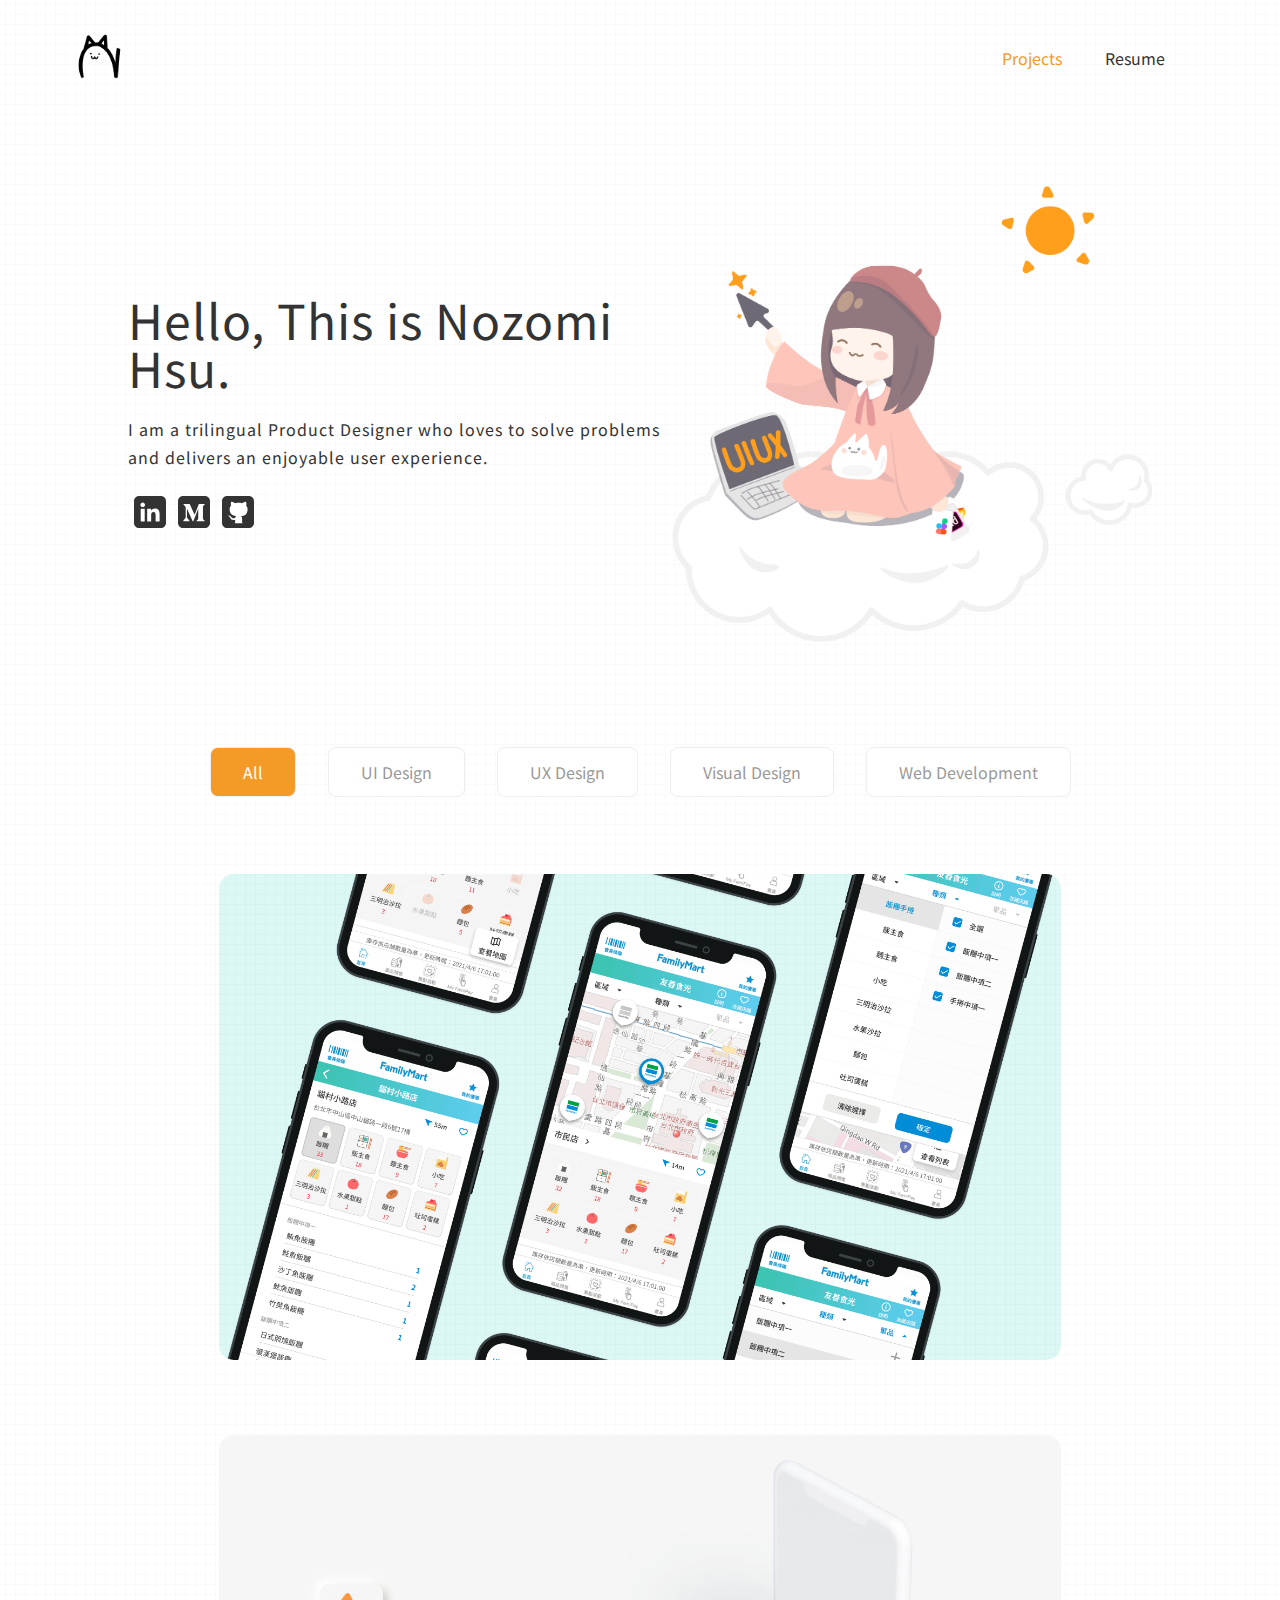
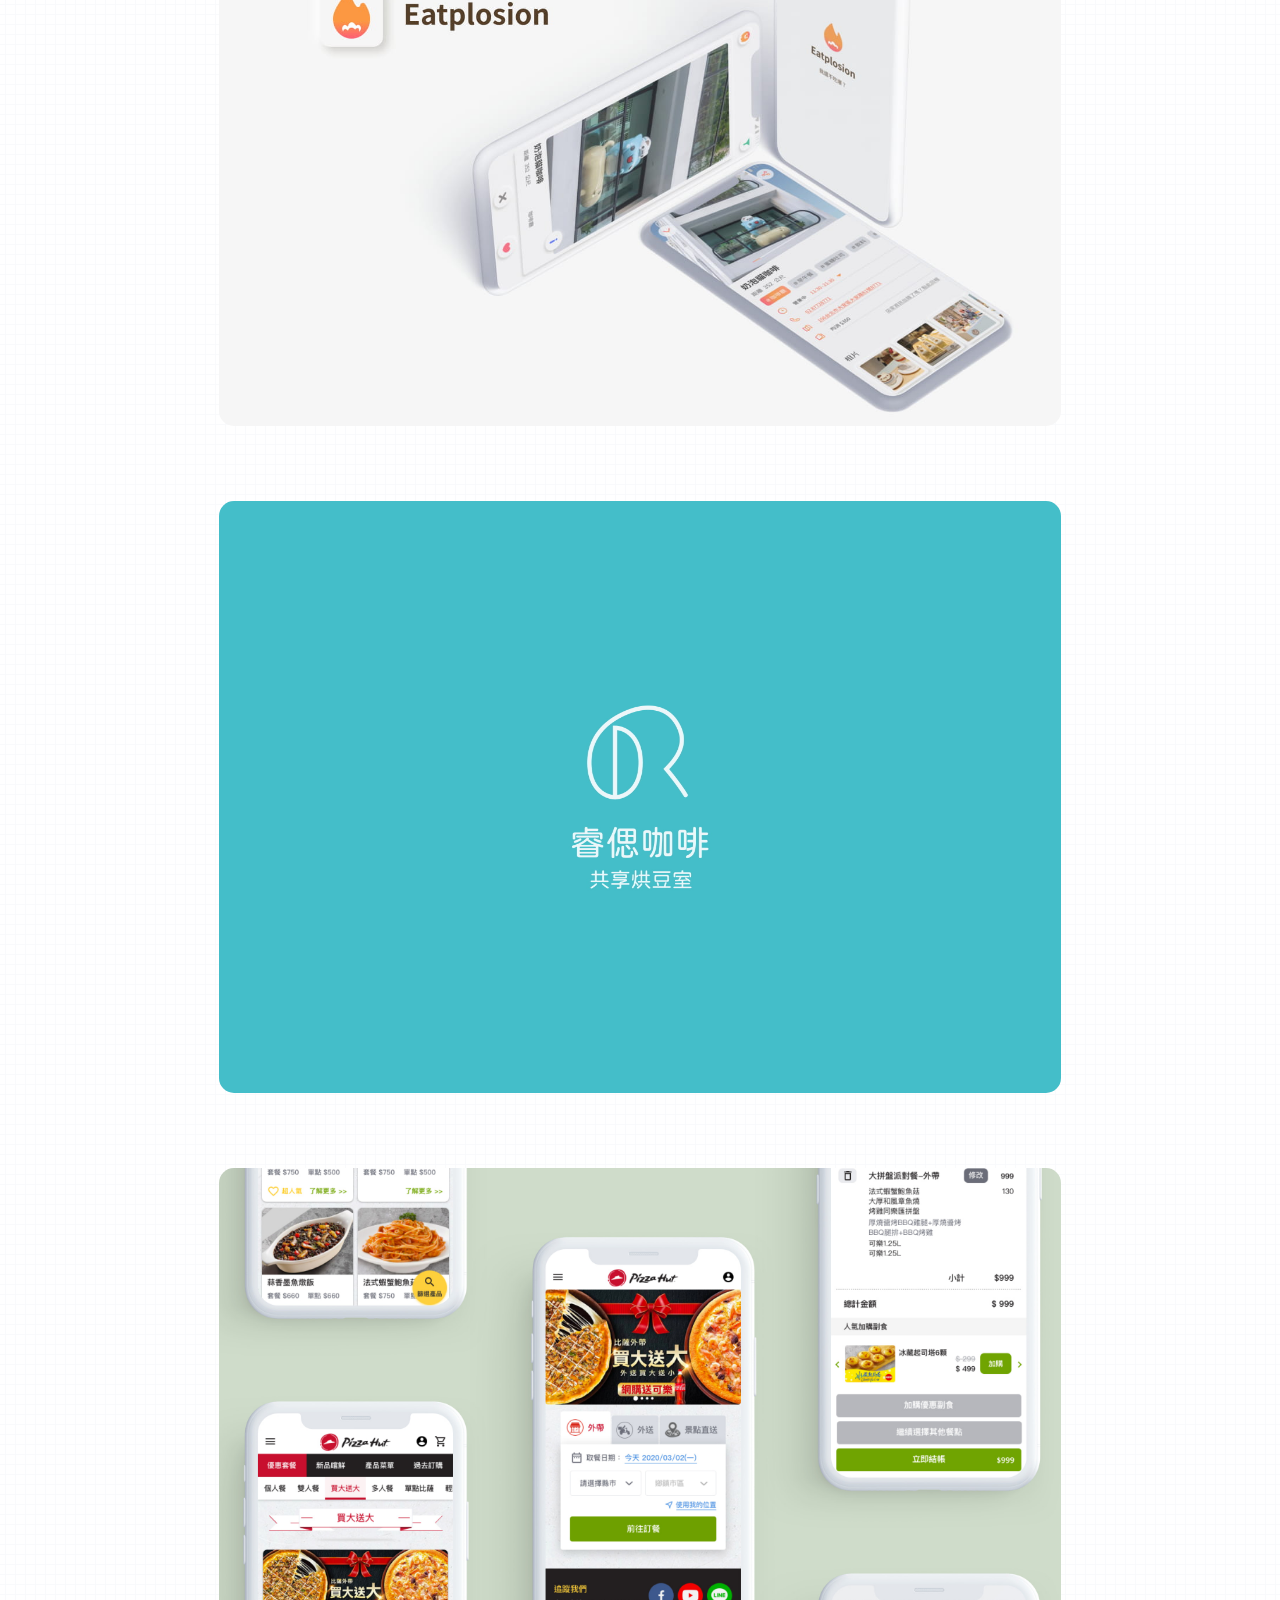
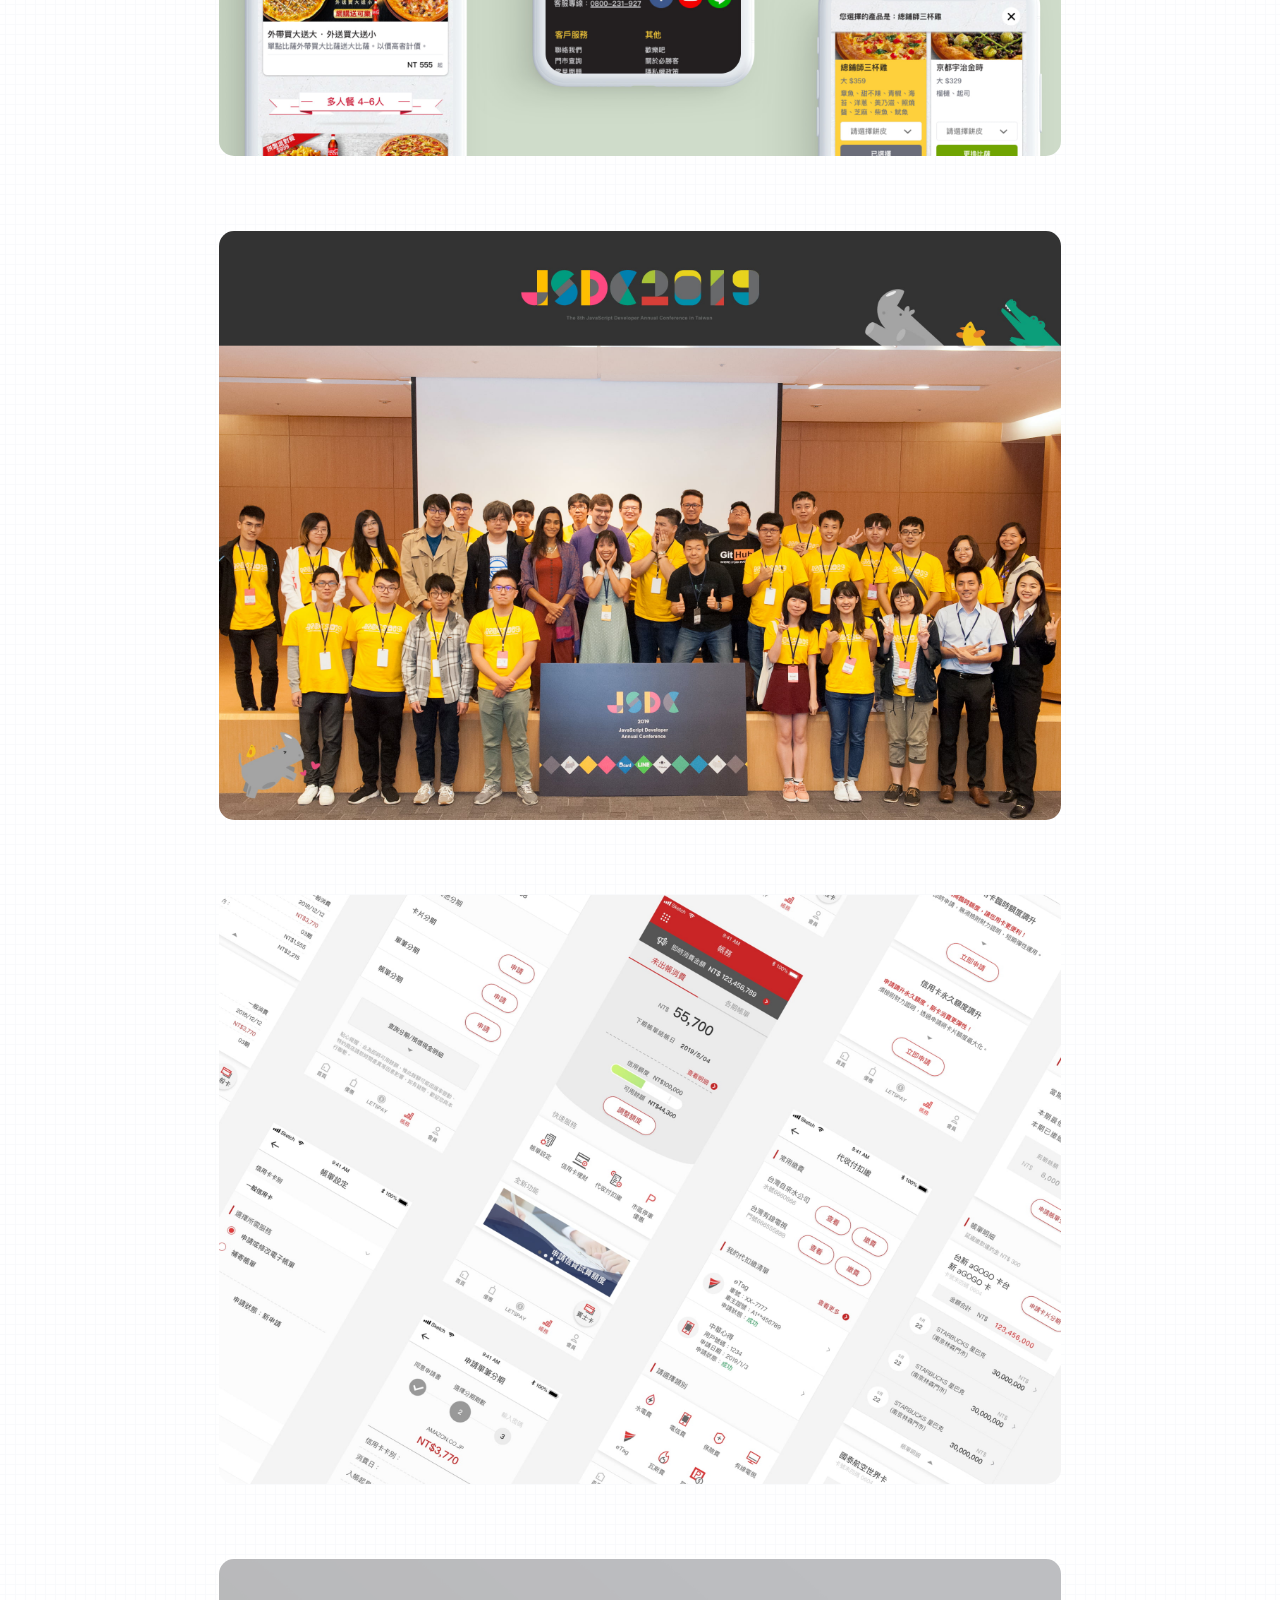
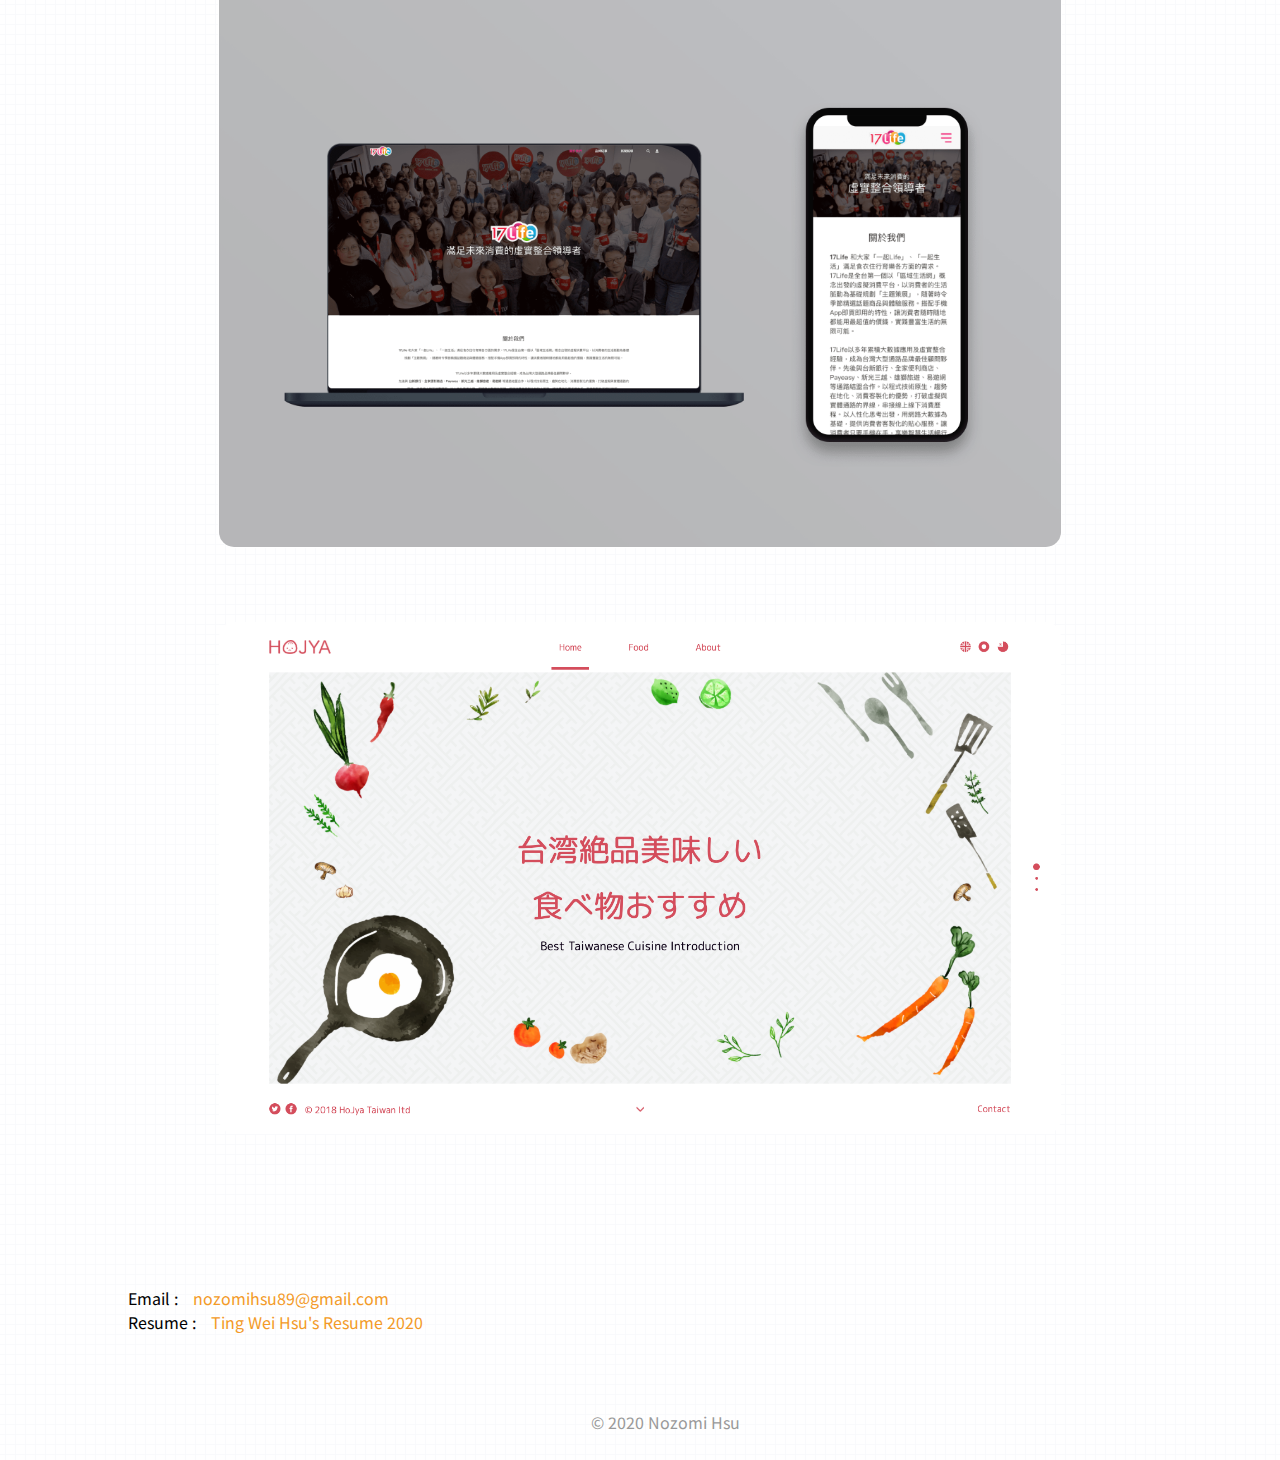
<file: index.html>
<!DOCTYPE html>
<html lang="en">
<head>
    <meta charset="utf-8">
    <meta http-equiv="X-UA-Compatible" content="IE=edge">
    <meta name="viewport" content="width=device-width, initial-scale=1">
    <meta name="renderer" content="webkit">
    <link rel="shortcut icon" type="image/png" href="image/Nozomi Favicon.png"/>
    <title>Nozomi Hsu</title>
    <meta name="description" content="Nozomi Hsu, a UI designer's portfolio web" />
    <meta name="keywords" content="Nozomi,TingWei,Hsu,portfolio,works,jobs,illustrator,UI,UX,Designer" />
    <meta name="copyright" content="Nozomi Hsu" />
    <meta name="author" content="Nozomi Hsu">
    <link href="https://fonts.googleapis.com/css?family=Noto+Sans+TC&display=swap" rel="stylesheet">
    <link rel="stylesheet" type="text/css" href="sass/reset.css" media="all" />
    <link rel="stylesheet" type="text/css" href="sass/style.css" media="all" />
</head>
<body class="wrap">
    <nav class="navigation">
        <div class="navigation__title"><a href="index.html" style="font-weight:bolder;">
            <img src="./image/Nozomi Favicon.png" alt="" style="height: 45px;">
        </a></div>
        <div class="navigation__list">
            <a href="index.html" class="navigation__list--active">Projects</a>
            <!-- <a href="https://medium.com/@nozomihsu" target="_blank">About</a> -->
            <a href="https://drive.google.com/file/d/18PZHGTj461xkDct2hyRKhwxTHS4L-NB6/view?usp=sharing" target="_blank">Resume</a>
        </div>
    </nav>

    <header class="header__sec">
        <div class="header__sec--information">
            <h1 class="header__sec--title">
                Hello, This is Nozomi Hsu.
            </h1>
            <p class="header__sec--para">
                I am a trilingual Product Designer who loves to solve problems <br> and delivers an enjoyable user experience.
            </p>
            <div>
                <a href="https://www.linkedin.com/in/tingwei-hsu-nozomi" target="_blank" class="header__link link__media--linkedin"></a>
                <a href="https://medium.com/@nozomihsu" target="_blank" class="header__link link__media--medium"></a>
                <a href="https://github.com/TingWeiHsu" target="_blank" class="header__link link__media--github"></a>
            </div>
        </div>
        <div class="header__sec--banner">
            <img src="./image/homepage/self.png" alt="I am Nozomi, an illustrator and a UIUX Designer">
        </div>
    </header>

    <main>
        <div class="project__label">
            <div class="project__laber--items label__items--active" onclick="showAll(); showActive(this)">All</div>
            <div class="project__laber--items" onclick="showUi(); showActive(this)">UI Design</div>
            <div class="project__laber--items" onclick="showUx(); showActive(this)">UX Design</div>
            <div class="project__laber--items" onclick="showVisual(); showActive(this)">Visual Design</div>
            <div class="project__laber--items" onclick="showDev(); showActive(this)">Web Development</div>
        </div>

        <div class="project__sec project__sec--UI project__sec--dev">
            <a href="#" target="_blank" style="pointer-events: none;">
                <img src="./image/homepage/com_Cherish_food_banner.png" alt="">
                <div class="overlay">
                    <div class="project--box">
                        <h2 class="project--box__title">Cherish Food Map
                            <img src="./image/homepage/Lock.svg" alt="" class="sec--locked">
                        </h2>
                        <p class="project--box__tag">UI Design</p>
                        <p class="project--box__tag">Mobile</p>
                        <p class="project--box__tag">Design Guideline</p>
                        <p class="project--box__detail">
                            <span class="detail--title">Timeline:</span>Dec. 2020 - April 2021
                        </p>
                    </div>
                </div>
            </a>
        </div>

        <div class="project__sec project__sec--UI project__sec--visual">
            <a href="https://www.behance.net/gallery/111537765/-Eatplosion-APP" target="_blank">
                <img src="./image/homepage/eatplosion.jpg" alt="">
                <div class="overlay">
                    <div class="project--box">
                        <h2 class="project--box__title">吃爆 Eatplosion APP</h2>
                        <p class="project--box__tag">UI Design</p>
                        <p class="project--box__tag">Visual Design</p>
                        <p class="project--box__tag">Design Guideline</p>
                        <p class="project--box__detail">
                            <span class="detail--title">Timeline:</span>April - June 2020
                        </p>
                    </div>
                </div>
            </a>
        </div>

        <div class="project__sec project__sec--visual">
            <a href="https://www.behance.net/gallery/111534705/Res-Cofffee-Logo-" target="_blank">
                <img src="./image/homepage/rescoffee.jpg" alt="">
                <div class="overlay">
                    <div class="project--box">
                        <h2 class="project--box__title">Res Coffee Logo Design</h2>
                        <p class="project--box__tag">Visual Design</p>
                        <p class="project--box__detail">
                            <span class="detail--title">Timeline:</span>Oct. 2020
                        </p>
                    </div>
                </div>
            </a>
        </div>

        <div class="project__sec project__sec--UI project__sec--UX">
            <a href="https://link.medium.com/4LnDRym8u9" target="_blank">
                <img src="./image/homepage/com_pizzahut_redesign_project.jpg" alt="">
                <div class="overlay">
                    <div class="project--box">
                        <h2 class="project--box__title">PizzaHut UX Research & Web Redesign</h2>
                        <p class="project--box__tag">UX Design</p>
                        <p class="project--box__tag">Usability testing</p>
                        <p class="project--box__tag">User Interview</p>
                        <p class="project--box__tag">UI Design</p>
                        <p class="project--box__detail">
                            <span class="detail--title">Timeline:</span>Dec. 2019 - May 2020
                        </p>
                    </div>
                </div>
            </a>
        </div>

        <div class="project__sec project__sec--visual">
            <a href="https://www.behance.net/gallery/88829731/JSDC2019-" target="_blank">
                <img src="./image/homepage/com_jsdc_graphicdesign.jpg" alt="">
                <div class="overlay">
                    <div class="project--box">
                        <h2 class="project--box__title">JavaScript Developer Conference 2019 Visual Design</h2>
                        <p class="project--box__tag">Visual Design</p>
                        <p class="project--box__tag">Character Design</p>
                        <p class="project--box__detail">
                            <span class="detail--title">Timeline:</span>April - Oct. 2019
                        </p>
                    </div>
                </div>
            </a>
        </div>

        <div class="project__sec project__sec--UI project__sec--dev">
            <a href="#" target="_blank" style="pointer-events: none;">
                <img src="./image/homepage/com_richart_life_cardaily_redesign.jpg" alt="">
                <div class="overlay">
                    <div class="project--box">
                        <h2 class="project--box__title">Bank APP UI Redesign
                            <img src="./image/homepage/Lock.svg" alt="" class="sec--locked">
                        </h2>
                        <p class="project--box__tag">UI Design</p>
                        <p class="project--box__tag">Web Development</p>
                        <p class="project--box__tag">Design Guideline</p>
                        <p class="project--box__detail">
                            <span class="detail--title">Timeline:</span>Feb. 2019 - March 2020
                        </p>
                    </div>
                </div>
            </a>
        </div>

        <div class="project__sec project__sec--UI project__sec--dev">
            <a href="https://www.behance.net/gallery/88892265/17Life-Redesign-" target="_blank">
                <img src="./image/homepage/com_17life_redesign.png" alt="" style="background-color: #ffffff;">
                <div class="overlay">
                    <div class="project--box">
                        <h2 class="project--box__title">17Life About Page Redesign</h2>
                        <p class="project--box__tag">UI Design</p>
                        <p class="project--box__tag">Web Development</p>
                        <p class="project--box__detail">
                            <span class="detail--title">Timeline:</span>Dec. 2018 - Feb. 2019
                        </p>
                    </div>
                </div>
            </a>
        </div>

        <div class="project__sec project__sec--UI project__sec--visual project__sec--dev">
            <a href="https://hojya-taiwan-food.firebaseapp.com/index.html" target="_blank">
                <img src="./image/homepage/hojya_project.png" alt="">
                <div class="overlay">
                    <div class="project--box">
                        <h2 class="project--box__title">HoJya - Taiwanese food website</h2>
                        <p class="project--box__tag">Web Development</p>
                        <p class="project--box__tag">UI Design</p>
                        <p class="project--box__tag">Visual Design</p>
                        <p class="project--box__detail">
                            <span class="detail--title">Timeline:</span>Oct. 2018 - Nov. 2018
                        </p>
                    </div>
                </div>
            </a>
        </div>

    </main>

    <!-- <main>
        <div class="main__container">
            <section class="main__container__item">
                <div class="main__container__image--jsdc"></div>
                <a href="https://www.behance.net/gallery/88829731/JSDC2019-" target="_blank">
                    <div class="overlay">
                        <h2 class="bolder-text">JSDC 2019 Visual Design</h2>
                    </div>
                </a>
            </section>
            <section class="main__container__item">
                <div class="main__container__img--about"></div>
                <a href="https://www.behance.net/gallery/88892265/17Life-Redesign-" target="_blank">
                    <div class="overlay">
                        <h2 class="bolder-text">About Page Redesign Project</h2>
                    </div>
                </a>
            </section>
        </div>
        <div class="main__container">
            <section class="main__container__item">
                <div class="main__container__img--hojya"></div>
                <a href="https://github.com/TingWeiHsu/HoJya" target="_blank">
                    <div class="overlay">
                        <h2 class="bolder-text">HOJYA Taiwanese Food Web Design</h2>
                    </div>
                </a>
            </section>
            <section class="main__container__item">
                <div class="main__container__img--tea"></div>
                <a href="https://www.behance.net/gallery/72332009/Redesign-Taiwanese-Tea-Shop-Site" target="_blank">
                    <div class="overlay">
                        <h2 class="bolder-text">Taiwanese Tea Shop Site UI Redesign</h2>
                    </div>
                </a>
            </section>
        </div>
    </main> -->

    <footer class="footer">
        <div class="footer__infor">
            Email :<a href="mailto:nozomihsu89@gmail.com" class="text--theme">nozomihsu89@gmail.com</a><br>
            Resume :<a href="https://drive.google.com/file/d/18PZHGTj461xkDct2hyRKhwxTHS4L-NB6/view?usp=sharing" target="_blank" class="text--theme">Ting Wei Hsu's Resume 2020</a>   
        </div>
        <div class="footer__copyright">© 2020 Nozomi Hsu </div>
    </footer>
    
    <script src="js/index.js"></script>  
</body>
</html>
</file>
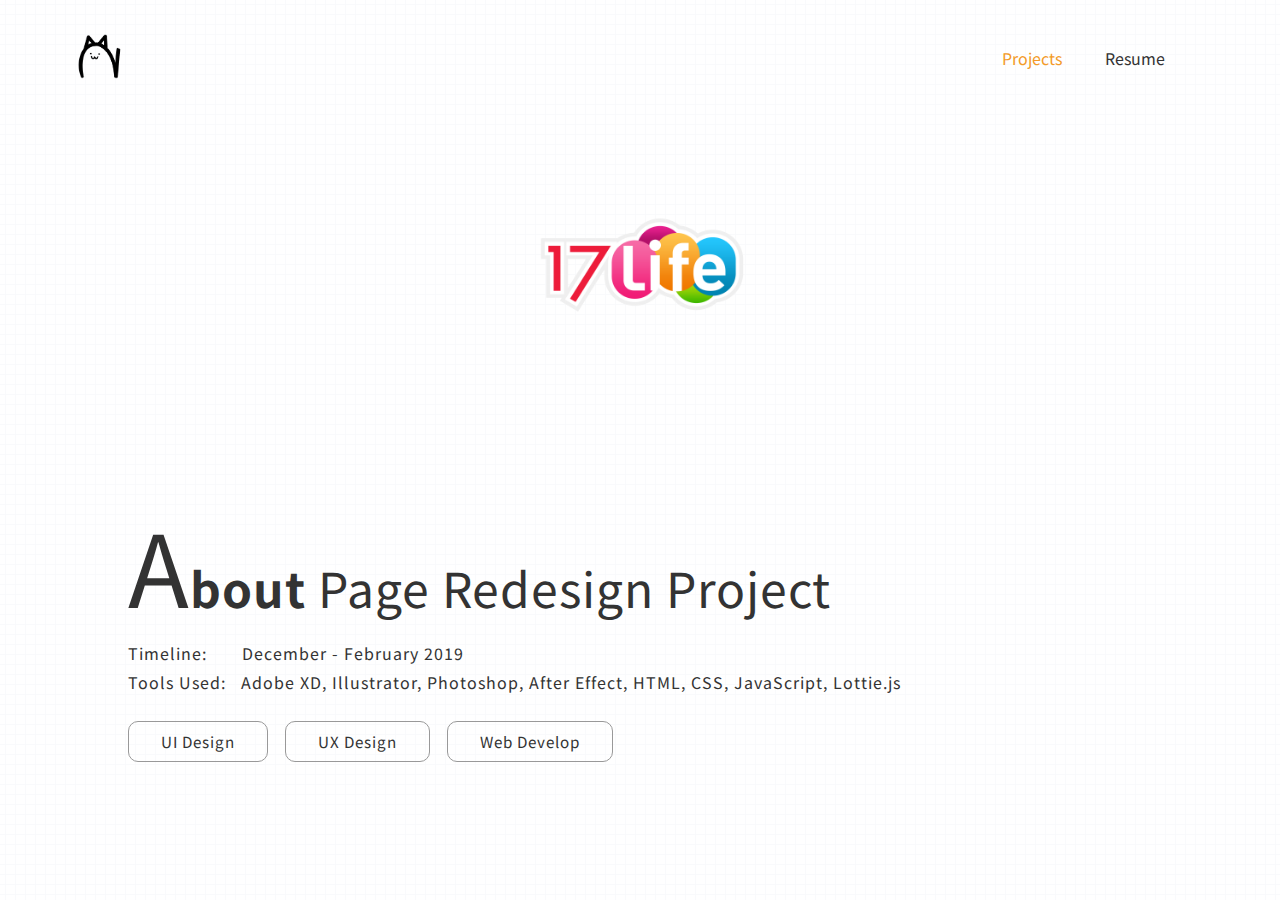
<file: projecttwo.html>
<!DOCTYPE html>
<html lang="en">
<head>
    <meta charset="utf-8">
    <meta http-equiv="X-UA-Compatible" content="IE=edge">
    <meta name="viewport" content="width=device-width, initial-scale=1">
    <meta name="renderer" content="webkit">
    <link rel="shortcut icon" type="image/png" href=""/>
    <title>Nozomi Hsu</title>
    <meta name="description" content="Nozomi Hsu, a UI designer's portfolio web" />
    <meta name="keywords" content="Nozomi,TingWei,Hsu,portfolio,works,jobs,illustrator,UI,UX,Designer" />
    <meta name="copyright" content="Nozomi Hsu" />
    <meta name="author" content="Nozomi Hsu">
    <link href="https://fonts.googleapis.com/css?family=Noto+Sans+TC&display=swap" rel="stylesheet">
    <link rel="stylesheet" type="text/css" href="sass/reset.css" media="all" />
    <link rel="stylesheet" type="text/css" href="sass/style.css" media="all" />
</head>
<body class="wrap">
    <nav class="navigation">
        <div class="navigation__title"><a href="index.html" style="font-weight:bolder;">
            <img src="./image/Nozomi Favicon.png" alt="" style="height: 45px;">
        </a></div>
        <div class="navigation__list">
            <a href="index.html" class="navigation__list--active">Projects</a>
            <!-- <a href="https://medium.com/@nozomihsu" target="_blank">About</a> -->
            <a href="https://drive.google.com/file/d/18PZHGTj461xkDct2hyRKhwxTHS4L-NB6/view?usp=sharing" target="_blank">Resume</a>
        </div>
    </nav>

    <div class="project-title-17life"></div>
    
    <header class="header__sec">
        <div class="header__sec--information">
            <h1 class="header__sec--title">
                <span class="text--largest">A</span><span class="text--bolder">bout</span> Page Redesign Project
            </h1>
            <p class="header__sec--para">
                Timeline: &nbsp;&nbsp;&nbsp;&nbsp;&nbsp; December - February 2019<br>
                Tools Used:&nbsp;&nbsp;&nbsp;Adobe XD, Illustrator, Photoshop, After Effect, HTML, CSS, JavaScript, Lottie.js
            </p>
            <div>
                <p class="project__tag">UI Design</p>
                <p class="project__tag">UX Design</p>
                <p class="project__tag">Web Develop</p>
            </div>
        </div>
    </header>


</body>
</html>
</file>
<file: sass/style.css>
@charset "UTF-8";
/* ======================= css reset ========================== */
html, body, div, span, applet, object, iframe,
h1, h2, h3, h4, h5, h6, p, blockquote, pre,
a, abbr, acronym, address, big, cite, code,
del, dfn, em, img, ins, kbd, q, s, samp,
small, strike, strong, sub, sup, tt, var,
b, u, i, center,
dl, dt, dd, ol, ul, li,
fieldset, form, label, legend,
table, caption, tbody, tfoot, thead, tr, th, td,
article, aside, canvas, details, embed,
figure, figcaption, footer, header, hgroup,
menu, nav, output, ruby, section, summary,
time, mark, audio, video {
  margin: 0;
  padding: 0;
  border: 0;
  font-size: 100%;
  font-weight: normal;
  font: inherit;
  vertical-align: baseline;
  font-family: 'Noto Sans TC', sans-serif, "微軟正黑體";
}

/* HTML5 display-role reset for older browsers */
article, aside, details, figcaption, figure,
footer, header, hgroup, menu, nav, section {
  display: block;
}

body {
  line-height: 1;
}

ol, ul {
  list-style: none;
}

blockquote, q {
  quotes: none;
}

blockquote:before, blockquote:after,
q:before, q:after {
  content: '';
  content: none;
}

table {
  border-collapse: collapse;
  border-spacing: 0;
}

/* ======================= css common style ========================== */
a {
  text-decoration: none;
  color: #333333;
  font-size: 1rem;
}

a:hover {
  color: #f39a27;
}

h1, h2, h3, h4, h5, h6, p, li {
  color: #333333;
  letter-spacing: 1px;
}

* {
  -webkit-box-sizing: border-box;
  box-sizing: border-box;
}

.wrap {
  margin: 0 6vw;
  background-color: #ffffff;
  background-image: url("../image/homepage/chalk_bg_white.svg");
  background-repeat: repeat;
}

.gray_bg {
  background-color: #f4f4f4;
}

.navigation {
  display: -webkit-box;
  display: -ms-flexbox;
  display: flex;
  -webkit-box-align: center;
      -ms-flex-align: center;
          align-items: center;
  -webkit-box-pack: justify;
      -ms-flex-pack: justify;
          justify-content: space-between;
  margin: 34px 0;
}

.navigation .navigation__title a {
  font-size: 1.5rem;
}

.navigation .navigation__list a {
  padding-right: 3vw;
}

.navigation .navigation__list a:nth-child(3) {
  padding-right: 0;
}

.navigation .navigation__list a.navigation__list--active {
  color: #f39a27;
}

.header__sec {
  margin: 100px 4vw;
  display: -webkit-box;
  display: -ms-flexbox;
  display: flex;
  -webkit-box-align: center;
      -ms-flex-align: center;
          align-items: center;
  -webkit-box-pack: justify;
      -ms-flex-pack: justify;
          justify-content: space-between;
}

.header__sec .header__sec--information {
  width: 80vw;
}

.header__sec .header__sec--information .header__sec--title {
  font-size: 3rem;
}

.header__sec .header__sec--information .header__sec--title .text--largest {
  font-size: 6.25rem;
}

.header__sec .header__sec--information .header__sec--title .text--bolder {
  font-weight: bold;
}

.header__sec .header__sec--information .header__sec--para {
  padding: 24px 0px;
  line-height: 1.8;
}

.header__sec .header__sec--information .header__link {
  display: inline-block;
  height: 32px;
  width: 32px;
  background-size: 32px;
  margin: 0px 4px;
}

.header__sec .header__sec--information .link__media--linkedin {
  margin: 0px 4px 0px 6px;
  background-image: url(../image/media/linkedin.svg);
}

.header__sec .header__sec--information .link__media--linkedin:hover {
  background-image: url(../image/media/linkedin-hover.svg);
}

.header__sec .header__sec--information .link__media--medium {
  background-image: url(../image/media/medium.svg);
}

.header__sec .header__sec--information .link__media--medium:hover {
  background-image: url(../image/media/medium-hover.svg);
}

.header__sec .header__sec--information .link__media--github {
  background-image: url(../image/media/github.svg);
}

.header__sec .header__sec--information .link__media--github:hover {
  background-image: url(../image/media/github-hover.svg);
}

.header__sec .header__sec--banner {
  width: auto;
}

.header__sec .header__sec--banner img {
  width: 480px;
}

.project__label {
  display: -webkit-box;
  display: -ms-flexbox;
  display: flex;
  -webkit-box-align: center;
      -ms-flex-align: center;
          align-items: center;
  -webkit-box-pack: center;
      -ms-flex-pack: center;
          justify-content: center;
}

.project__laber--items {
  background-color: #fff;
  width: auto;
  padding: 16px 32px;
  text-align: center;
  font-size: 1rem;
  color: #999999;
  display: inline-block;
  border: 1px solid #eeeeee;
  border-radius: 8px;
  cursor: pointer;
  margin: 4px 16px;
  -webkit-transition-duration: 0.4s;
  /* Safari */
  transition-duration: 0.4s;
}

.project__laber--items:hover {
  color: #fff;
  background-color: #f39a27;
  opacity: 0.8;
  -webkit-box-shadow: 0 12px 16px 0 rgba(211, 211, 211, 0.24), 0 17px 50px 0 rgba(211, 211, 211, 0.19);
          box-shadow: 0 12px 16px 0 rgba(211, 211, 211, 0.24), 0 17px 50px 0 rgba(211, 211, 211, 0.19);
}

.label__items--active {
  color: #fff;
  background-color: #f39a27;
}

.project__sec {
  width: 75%;
  margin: 8vh auto;
  display: -webkit-box;
  display: -ms-flexbox;
  display: flex;
  -webkit-box-pack: center;
      -ms-flex-pack: center;
          justify-content: center;
  position: relative;
}

.project__sec img {
  border: 1px solid transparent;
  border-radius: 16px;
  width: 100%;
}

.project__sec .overlay {
  position: absolute;
  top: 0;
  bottom: 0;
  left: 0;
  right: 0;
  height: 100%;
  width: 100%;
  border-radius: 10px;
  opacity: 0;
  -webkit-transition: .5s ease;
  transition: .5s ease;
  background-color: rgba(33, 33, 33, 0.75);
}

.project__sec .overlay .project--box {
  padding: 50px 56px;
  border-radius: 10px 10px 0 0;
}

.project__sec .overlay .project--box .project--box__title {
  font-size: 3rem;
  margin-bottom: 20px;
  color: #FFFFFF;
  line-height: 1.5;
}

.project__sec .overlay .project--box .project--box__tag {
  display: -webkit-inline-box;
  display: -ms-inline-flexbox;
  display: inline-flex;
  padding: 8px;
  font-size: 1rem;
  color: #f39a27;
  border: 1px solid #f39a27;
  border-radius: 4px;
  margin: 4px;
}

.project__sec .overlay .project--box .project--box__detail {
  margin-top: 12px;
  color: #fcfcfc;
}

.project__sec .overlay .project--box .project--box__detail .detail--title {
  display: inline-block;
  width: 100px;
}

.project__sec .overlay .project--box .sec--locked {
  width: 32px;
  height: 32px;
}

.project__sec:hover .overlay {
  opacity: 1;
}

.main__container {
  display: -webkit-box;
  display: -ms-flexbox;
  display: flex;
  margin: 0 4vw 46px 4vw;
  width: auto;
  -webkit-box-align: center;
      -ms-flex-align: center;
          align-items: center;
  -webkit-box-pack: justify;
      -ms-flex-pack: justify;
          justify-content: space-between;
}

.main__container .main__container__item {
  width: 45%;
  height: 210px;
  position: relative;
  border-radius: 10px;
  -webkit-box-shadow: 0 3px 6px 0 rgba(0, 0, 0, 0.16);
          box-shadow: 0 3px 6px 0 rgba(0, 0, 0, 0.16);
}

.main__container .main__container__item .main__container__image--jsdc {
  border-radius: 10px;
  background-image: url("../image/homepage/jsdclogo.svg");
  background-color: transparent;
  height: 210px;
  background-position: center;
  background-repeat: no-repeat;
  background-size: 70%;
}

.main__container .main__container__item .main__container__img--about {
  border-radius: 10px;
  background-image: url("../image/homepage/17about.jpg");
  background-color: transparent;
  height: 210px;
  background-position: center;
  background-repeat: no-repeat;
  background-size: cover;
}

.main__container .main__container__item .main__container__img--hojya {
  border-radius: 10px;
  background-image: url("../image/homepage/hojya.png");
  background-color: #F4F5F6;
  height: 210px;
  background-position: top;
  background-repeat: no-repeat;
  background-size: cover;
}

.main__container .main__container__item .main__container__img--tea {
  border-radius: 10px;
  background-image: url("../image/homepage/tea.jpg");
  background-color: transparent;
  height: 210px;
  background-position: center;
  background-repeat: no-repeat;
  background-size: cover;
}

.main__container .main__container__item .overlay {
  position: absolute;
  top: 0;
  bottom: 0;
  left: 0;
  right: 0;
  height: 100%;
  width: 100%;
  border-radius: 10px;
  opacity: 0;
  -webkit-transition: .5s ease;
  transition: .5s ease;
  background-color: rgba(243, 154, 39, 0.85);
}

.main__container .main__container__item .overlay .bolder-text {
  color: white;
  font-weight: bold;
  position: absolute;
  line-height: 1.5;
  top: 50%;
  left: 50%;
  -webkit-transform: translate(-50%, -50%);
  transform: translate(-50%, -50%);
  text-align: center;
}

.main__container .main__container__item:hover .overlay {
  opacity: 1;
}

.footer {
  margin: 150px 0 30px 4vw;
}

.footer .footer__infor {
  padding-bottom: 50px;
  line-height: 1.5;
}

.footer .footer__infor .text--theme {
  padding-left: 15px;
  color: #f39a27;
}

.footer .footer__copyright {
  text-align: center;
  padding-top: 30px;
  color: #999999;
}

@media (max-width: 850px) {
  .project__label {
    display: none;
  }
}

@media (max-width: 480px) {
  .navigation {
    display: none;
  }
  .navigation .navigation__list {
    padding-top: 20px;
  }
  .header__sec {
    margin: 40px 1vw 60px 1vw;
    display: block;
  }
  .header__sec .header__sec--title {
    font-size: 2rem;
  }
  .header__sec .header__sec--title .text--largest {
    font-size: 5rem;
  }
  .header__sec .header__sec--title .text--bolder {
    font-weight: bold;
  }
  .header__sec .header__sec--banner img {
    display: none;
  }
  .project__sec {
    width: 100%;
    margin: 4vh auto;
  }
  .project__sec .overlay {
    display: none;
  }
  .main__container {
    display: block;
    margin: 0px 4vw 0px 4vw;
  }
  .main__container .main__container__item {
    width: 100%;
    height: 210px;
    margin: 28px 0;
  }
  .footer {
    margin: 80px 4vw 28px 4vw;
  }
  .footer .footer__infor br {
    display: none;
  }
  .footer .footer__infor .text--theme {
    padding: 0 0;
    display: block;
  }
}

.project-title-17life {
  width: auto;
  height: 300px;
  background-image: url("../image/projects/17life-app-icon-1024.png");
  background-repeat: no-repeat;
  background-position: center;
}

.project__tag {
  display: inline-block;
  padding: 12px 2rem;
  border: 1px solid #999999;
  border-radius: 10px;
  font-size: 0.95rem;
  margin-right: 0.8rem;
  margin-bottom: 12px;
}
/*# sourceMappingURL=style.css.map */
</file>
